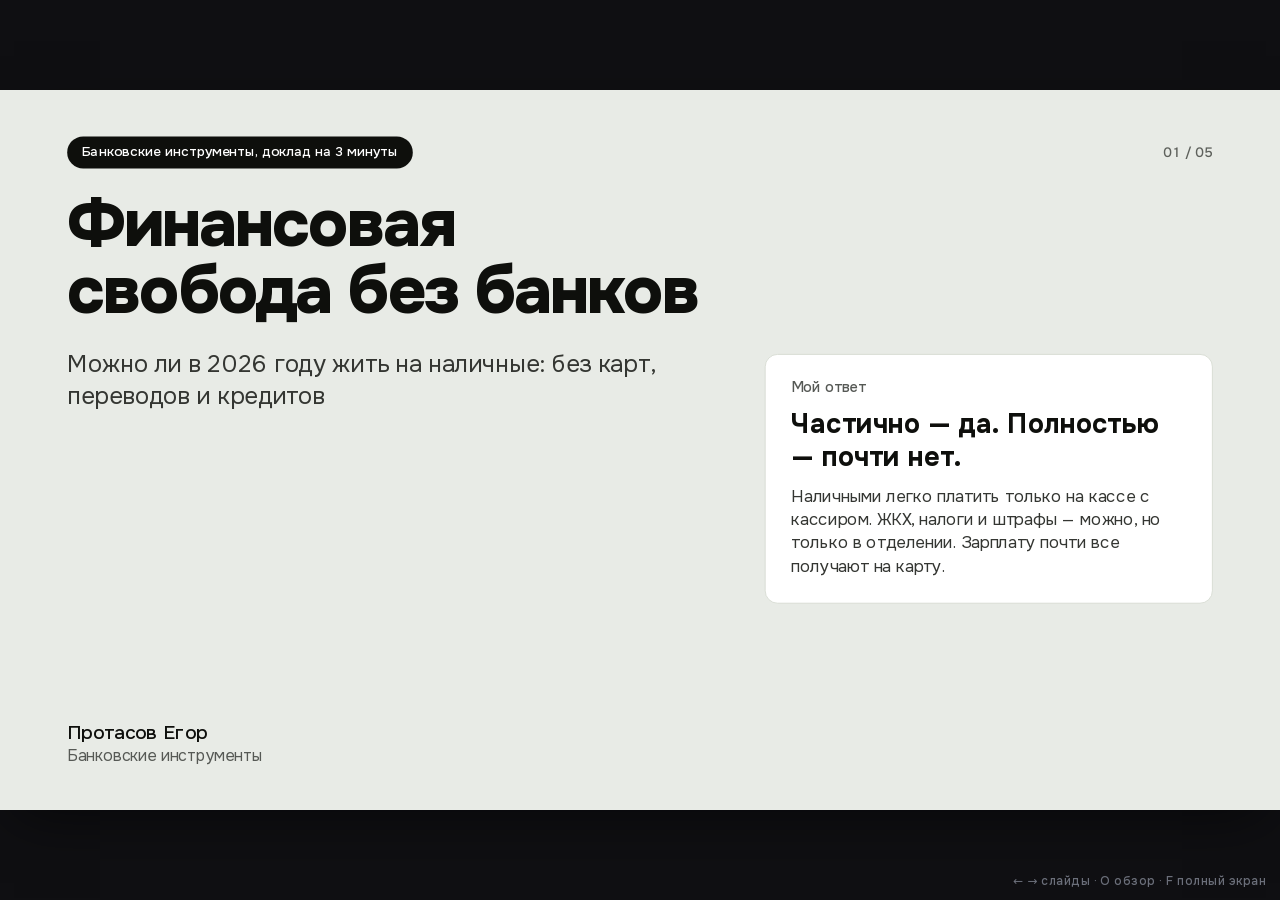
<file: index.html>
<!doctype html>
<html lang="ru">
<head>
<meta charset="utf-8">
<meta name="viewport" content="width=device-width,initial-scale=1">
<meta name="robots" content="noindex, nofollow, noarchive, nosnippet">
<meta name="referrer" content="no-referrer">
<title>ЗАГОЛОВОК ДЕКИ</title>
<style>
@font-face{font-family: 'Onest'; font-style: normal; font-weight: 400 900; font-display: block; src:url([data-uri]) format('woff2'); unicode-range: U+0301, U+0400-045F, U+0490-0491, U+04B0-04B1, U+2116;}
@font-face{font-family: 'Onest'; font-style: normal; font-weight: 400 900; font-display: block; src:url([data-uri]) format('woff2'); unicode-range: U+0000-00FF, U+0131, U+0152-0153, U+02BB-02BC, U+02C6, U+02DA, U+02DC, U+0304, U+0308, U+0329, U+2000-206F, U+20AC, U+2122, U+2191, U+2193, U+2212, U+2215, U+FEFF, U+FFFD;}

:root{
  /* ТОКЕНЫ: палитра и шрифты берутся из DESIGN.md проекта. Меняется только этот блок,
     остальной CSS на токенах и переезжает на новую тему без правок. */
  --canvas:#E8EBE6; --surface:#FFFFFF; --ink:#0E0F0C; --charcoal:#343632; --slate:#565955; --steel:#5E615C;
  --hair:#D3D8CF; --hair2:#BCC3B6;
  --yel:#9FE870; --yel2:#8AD65C; --yel-l:#E2F6D5; --yel-d:#163300;
  --blue:#163300; --teal:#9FE870; --teal-l:#E2F6D5; --moss:#163300;
  --rose-l:#F8D4D5; --rose-d:#A72027; --coral:#E88A8E; --coral-l:#F8D4D5; --coral-d:#A72027;
  --orange-l:#FFE3CC; --orange-d:#7A3E00; --lav:#DDE7F0; --lav-d:#1F3A52; --ok:#2EAD4B; --dark:#163300;
  --fd:'Onest',system-ui,sans-serif; --ft:'Onest',system-ui,-apple-system,sans-serif; --fm:'Onest',system-ui,sans-serif;
}
*{box-sizing:border-box;margin:0;padding:0}
html,body{height:100%;background:#0F0F12;overflow:hidden}
body{font-family:var(--ft);color:var(--ink);-webkit-font-smoothing:antialiased;text-rendering:optimizeLegibility}
a{color:var(--blue)}

/* сцена 16:9 */
/* поля вокруг кадра подстраиваются под слайд: у тёмных и жёлтых рамка исчезает,
   светлый слайд лежит карточкой на глубоком фоне — белых полос по краям нет */
#stage{position:fixed;inset:0;overflow:hidden;background:var(--edge,#0F0F12);transition:background .3s ease}
#deck{position:absolute;left:50%;top:50%;width:1600px;height:900px;
  transform:translate(-50%,-50%) scale(var(--s,1));transform-origin:center center;
  background:var(--canvas);overflow:hidden;box-shadow:0 24px 70px -18px rgba(0,0,0,.55)}
/* режим снимка (?shot=1): без масштабирования сцены, кадр ровно 1600×900 — для QA и PDF */
html.shot,html.shot body{width:1600px;height:900px;background:#fff}
html.shot #stage{position:static;width:1600px;height:900px;background:#fff}
html.shot #deck{position:relative;left:auto;top:auto;transform:none;box-shadow:none}

/* слайд */
.s{position:absolute;inset:0;z-index:3;padding:58px 84px 54px;opacity:0;visibility:hidden;pointer-events:none;
  display:flex;flex-direction:column;background:var(--canvas)}
.s.live{opacity:1;visibility:visible;pointer-events:auto}
.s.dark{background:var(--dark);color:#fff}
.s.yellow{background:var(--yel)}

.top{display:flex;justify-content:space-between;align-items:center;margin-bottom:28px;flex:none}
.pill{font:500 17px/1 var(--ft);background:var(--ink);color:#fff;border-radius:999px;padding:11px 18px 12px;letter-spacing:.005em}
.dark .pill{background:#fff;color:var(--ink)}
.yellow .pill{background:var(--ink)}
.cnt{font:500 17px/1 var(--ft);color:var(--steel);font-variant-numeric:tabular-nums}
.dark .cnt{color:rgba(255,255,255,.55)}

h1{font:800 54px/1.06 var(--fd);letter-spacing:-.025em;margin:0 0 24px;max-width:1330px}
h1.xl{font-size:66px;line-height:1.04}
h1.md{font-size:42px}
.lead{font:400 27px/1.38 var(--ft);color:var(--charcoal);max-width:1180px;margin-bottom:26px}
.dark .lead{color:rgba(255,255,255,.72)}
.body{flex:1;min-height:0;display:flex;flex-direction:column}
.fill{flex:1;min-height:0}
.row{display:flex;gap:24px;align-items:stretch}
.row>*{min-width:0}
.g2,.g3,.g4,.g5{display:grid;gap:22px}
.g2{grid-template-columns:repeat(2,minmax(0,1fr))}
.g3{grid-template-columns:repeat(3,minmax(0,1fr))}
.g4{grid-template-columns:repeat(4,minmax(0,1fr))}
.g5{grid-template-columns:repeat(5,minmax(0,1fr))}
.g2>*,.g3>*,.g4>*,.g5>*{min-width:0}
.foot{margin-top:auto;padding-top:18px;font:400 18px/1.35 var(--ft);color:var(--steel)}
.foot b{color:var(--slate);font-weight:500}
.dark .foot{color:rgba(255,255,255,.5)}
.hl{background:var(--yel);padding:0 .14em;border-radius:5px;-webkit-box-decoration-break:clone;box-decoration-break:clone;color:var(--ink)}
.mono{font-family:var(--fm);font-weight:500}
b,strong{font-weight:600}

/* стикеры и карточки */
.sticky{border-radius:26px;padding:28px 30px;display:flex;flex-direction:column;gap:12px;min-height:0}
.sticky.tight{padding:22px 26px;gap:9px}
.sticky h4{font:500 24px/1.22 var(--fd);letter-spacing:-.01em}
.sticky p{font:400 21px/1.4 var(--ft);color:var(--charcoal)}
.sticky .big{font:600 62px/1 var(--fd);letter-spacing:-.03em;margin:4px 0 2px}
.sticky .lab{font:500 17px/1.3 var(--ft);color:var(--slate)}
.teal{background:var(--teal-l)} .teal .lab{color:var(--moss)}
.lav{background:var(--lav)} .lav .lab{color:var(--lav-d)}
.yel{background:var(--yel-l)} .yel .lab{color:var(--yel-d)}
.rose{background:var(--rose-l)} .rose .lab{color:var(--rose-d)}
.coral{background:var(--coral-l)} .coral .lab{color:var(--coral-d)}
.orange{background:var(--orange-l)} .orange .lab{color:var(--orange-d)}
.grey{background:var(--surface)}
.gold{background:var(--yel)}
.card{background:var(--surface);border:1px solid var(--hair);border-radius:16px;padding:22px 24px;display:flex;flex-direction:column;gap:10px;min-height:0}
.card h4{font:500 22px/1.25 var(--fd)}
.card p{font:400 20px/1.4 var(--ft);color:var(--charcoal)}
.dark .card{background:#2A2A2E;border-color:#3A3A40;color:#fff}
.dark .card p{color:rgba(255,255,255,.72)}

/* большая цифра */
.stat .n{font:600 82px/1 var(--fd);letter-spacing:-.035em;font-variant-numeric:tabular-nums}
.stat .n small{font-size:.5em;letter-spacing:-.02em}
.stat .l{font:400 21px/1.35 var(--ft);color:var(--slate);margin-top:10px;max-width:34ch}
.dark .stat .l{color:rgba(255,255,255,.62)}
.stat.sm .n{font-size:56px}

/* плитки логотипов */
.tiles{display:flex;flex-wrap:wrap;gap:14px;align-items:flex-start}
.tl{display:flex;flex-direction:column;align-items:center;gap:9px;font:500 16px/1.2 var(--ft);color:var(--slate);text-align:center;width:112px}
.tl.w{width:auto}
.tile{height:86px;min-width:86px;background:#fff;border:1px solid var(--hair);border-radius:18px;display:grid;place-items:center;padding:0 12px}
.tile .ic{width:46px;height:46px;fill:currentColor;display:block}
.tile.word{font:600 21px/1 var(--fd);letter-spacing:-.02em;padding:0 22px;white-space:nowrap}
.tile.sm{height:64px;min-width:64px;border-radius:14px}
.tile.sm .ic{width:34px;height:34px}
.tile.sm.word{font-size:17px;padding:0 16px}
.tile.big{height:120px;min-width:120px;border-radius:26px}
.tile.big .ic{width:66px;height:66px}
.tile.big.word{font-size:28px;padding:0 30px}
.dark .tile{border-color:transparent}

/* иконки-штрихи */
.ui{width:42px;height:42px;fill:none;stroke:currentColor;stroke-width:1.9;stroke-linecap:round;stroke-linejoin:round;flex:none}
.ui.lg{width:56px;height:56px;stroke-width:1.7}
.ui.sm{width:30px;height:30px;stroke-width:2.1}
.ui.xs{width:24px;height:24px;stroke-width:2.2}

/* список «работает / не работает» */
.plist{display:flex;flex-direction:column;gap:12px;margin-top:2px;list-style:none;min-width:0}
.plist li{display:grid;grid-template-columns:24px minmax(0,1fr);gap:14px;align-items:start;min-width:0}
.plist li>div{min-width:0}
.plist b{display:block;font:500 20px/1.26 var(--fd);letter-spacing:-.005em;margin-bottom:3px}
.plist i{display:block;font:400 18px/1.32 var(--ft);font-style:normal;color:var(--charcoal)}

/* окно браузера */
.browser{background:#fff;border:1px solid var(--hair);border-radius:16px;overflow:hidden;box-shadow:rgba(5,0,56,.08) 0 12px 32px -4px;display:flex;flex-direction:column;min-height:0;align-self:center;width:100%}
.browser .bar{height:40px;flex:none;background:var(--surface);border-bottom:1px solid var(--hair);display:flex;align-items:center;gap:8px;padding:0 14px}
.browser .bar i{width:11px;height:11px;border-radius:50%;background:var(--hair2);flex:none}
.browser .url{margin-left:10px;flex:1;height:25px;background:#fff;border:1px solid var(--hair);border-radius:8px;font:500 14px/23px var(--fm);color:var(--slate);padding:0 10px;overflow:hidden;white-space:nowrap;text-overflow:ellipsis}
.browser .shot{flex:none;aspect-ratio:1200/750;overflow:hidden;background:#fff}
.browser .shot img{display:block;width:100%;height:100%;object-fit:contain;object-position:center}

/* пайплайн шагов */
.pipe{display:flex;gap:16px;align-items:stretch;min-height:0}
.pipe .step{flex:1;min-width:0;background:var(--surface);border-radius:22px;padding:24px 26px;display:flex;flex-direction:column;gap:10px}
.pipe .arr{flex:none;width:30px;display:grid;place-items:center;color:var(--hair2)}
.pipe .arr svg{width:22px;height:22px;fill:none;stroke:currentColor;stroke-width:2.4;stroke-linecap:round;stroke-linejoin:round}
.step h4{font:500 23px/1.22 var(--fd)}
.step p{font:400 20px/1.4 var(--ft);color:var(--charcoal)}
.step .hd{display:flex;align-items:center;gap:14px;margin-bottom:4px}
.num{width:44px;height:44px;border-radius:50%;background:var(--ink);color:#fff;font:600 19px/44px var(--fd);text-align:center;flex:none;font-variant-numeric:tabular-nums}
.num.y{background:var(--yel);color:var(--ink)}
.num.w{background:#fff;color:var(--ink)}
.dark .num{background:var(--yel);color:var(--ink)}

/* нумерованная легенда рядом со схемой или макетом */
.legend{display:flex;flex-direction:column;gap:14px}
.legend .li{display:flex;gap:14px;align-items:flex-start}
.legend .li .m{width:32px;height:32px;border-radius:50%;background:var(--ink);color:#fff;font:600 15px/32px var(--fd);text-align:center;flex:none}
.legend .li h5{font:500 21px/1.25 var(--fd);margin-bottom:4px}
.legend .li p{font:400 19px/1.38 var(--ft);color:var(--charcoal)}

/* таблица */
.tbl{display:grid;grid-template-columns:230px minmax(0,1fr) minmax(0,1fr);border-top:2px solid var(--ink)}
.tbl>div{padding:16px 18px;border-bottom:1px solid var(--hair);font:400 21px/1.35 var(--ft);color:var(--charcoal);min-width:0}
.tbl .h{font:500 19px/1.2 var(--ft);color:var(--slate);padding-top:12px;padding-bottom:12px}
.tbl.dense>div{padding-top:11px;padding-bottom:11px}
.tbl .k{font:500 21px/1.3 var(--fd);color:var(--ink);letter-spacing:-.01em}
.tbl .geo{background:var(--rose-l)}

/* чек-лист */
.chk{display:grid;grid-template-columns:repeat(2,minmax(0,1fr));gap:16px 22px}
.ck{display:flex;gap:18px;align-items:flex-start;padding:20px 24px;background:var(--surface);border-radius:18px;min-height:0}
.ck h5{font:500 22px/1.25 var(--fd);margin-bottom:6px}
.ck p{font:400 19px/1.38 var(--ft);color:var(--charcoal)}
.ck .mono{font-size:18px;color:var(--ink);background:#fff;border:1px solid var(--hair);border-radius:6px;padding:1px 7px}

/* словарь */
.kv{display:grid;grid-template-columns:repeat(3,minmax(0,1fr));gap:18px}
.kv .it{background:var(--surface);border-radius:20px;padding:24px 26px;display:flex;flex-direction:column;gap:8px}
.kv .k{font:500 25px/1.2 var(--fd);letter-spacing:-.01em}
.kv .k small{font:500 17px/1.2 var(--fm);color:var(--slate);display:block;margin-top:5px}
.kv .v{font:400 20px/1.4 var(--ft);color:var(--charcoal)}

/* график */
.chart{display:flex;flex-direction:column;gap:12px;min-height:0}
.chart svg{display:block;max-width:100%;height:auto}
.chart .cap{font:400 18px/1.35 var(--ft);color:var(--slate)}
.leg{display:flex;gap:22px;flex-wrap:wrap;font:500 18px/1.2 var(--ft);color:var(--slate)}
.leg i{width:14px;height:14px;border-radius:4px;display:inline-block;margin-right:8px;vertical-align:-2px}
.ax{font:500 15px var(--ft);fill:var(--steel)}
.val{font:600 17px var(--fd);fill:var(--ink)}
.val.w{fill:#fff}

/* запрос-карточка */
.qcard{background:#fff;border:1px solid var(--hair);border-radius:16px;padding:18px 20px;display:flex;flex-direction:column;gap:8px}
.qcard .q{font:500 21px/1.3 var(--fm);color:var(--ink);word-break:break-word}
.qcard .meta{font:400 17px/1.3 var(--ft);color:var(--slate)}

/* разделители */
.divn{font:600 150px/1 var(--fd);letter-spacing:-.045em;color:var(--yel);font-variant-numeric:tabular-nums}
.divt{font:600 62px/1.06 var(--fd);letter-spacing:-.025em;max-width:1000px}
.divs{font:400 26px/1.42 var(--ft);color:rgba(255,255,255,.66);max-width:900px;margin-top:22px}
.divlist{display:flex;flex-direction:column;gap:14px;font:400 23px/1.35 var(--ft);color:rgba(255,255,255,.72)}
.divlist span{padding-left:22px;position:relative}
.divlist span::before{content:"";position:absolute;left:0;top:.55em;width:9px;height:9px;border-radius:50%;background:var(--yel)}

/* обложка */
.cover h1{font-size:96px;line-height:.98;letter-spacing:-.035em;margin:0}
.cover .sub{font:400 30px/1.35 var(--ft);color:var(--charcoal);max-width:760px;margin-top:28px}
.cover .who{margin-top:auto;display:flex;gap:40px;align-items:flex-end}
.cover .who b{font:500 24px/1.3 var(--ft)}
.cover .who span{font:400 20px/1.35 var(--ft);color:var(--slate)}
.stack{position:relative}
.stack .tile{position:absolute;box-shadow:rgba(5,0,56,.10) 0 10px 26px -6px}

/* источники */
.src{display:grid;grid-template-columns:1fr 1fr;gap:0 26px;align-content:start}
.srow{display:grid;grid-template-columns:minmax(0,1fr) auto;gap:3px 16px;padding:9px 0;border-bottom:1px solid var(--hair);align-items:baseline}
.srow .num{width:auto;height:auto;border-radius:0;background:none;color:var(--ink);font:500 18px/1.28 var(--ft);text-align:left}
.srow .lnk{font:500 14px/1.3 var(--fm);color:var(--blue);white-space:nowrap}
.srow .whr{grid-column:1/-1;font:400 15px/1.28 var(--ft);color:var(--steel)}

/* анимация появления — только там, где порядок имеет смысл */
.s.live .r{animation:up .5s cubic-bezier(.22,.75,.2,1) both;animation-delay:calc(var(--i,0)*90ms)}
@keyframes up{from{opacity:0;transform:translateY(12px)}to{opacity:1;transform:none}}

/* переход */
#wipe{position:absolute;inset:0;z-index:20;pointer-events:none;opacity:0;background:var(--yel)}
#wipe.go{animation:sweep .38s cubic-bezier(.62,0,.36,1)}
@keyframes sweep{0%{opacity:1;transform:scaleX(0);transform-origin:left center}48%{opacity:1;transform:scaleX(1);transform-origin:left center}
  52%{opacity:1;transform:scaleX(1);transform-origin:right center}100%{opacity:1;transform:scaleX(0);transform-origin:right center}}
.s.in{animation:slidein .32s cubic-bezier(.22,.75,.2,1)}
@keyframes slidein{0%{opacity:0;transform:translateY(var(--dy,10px))}100%{opacity:1;transform:none}}

/* обзор: миниатюры настоящих слайдов с подписью */
#ov{position:fixed;inset:0;z-index:40;background:#0F0F12;display:none;
  grid-template-columns:repeat(auto-fill,minmax(280px,1fr));gap:22px 20px;padding:34px 34px 44px;overflow:auto;align-content:start}
#ov.on{display:grid}
.ovc{background:none;border:0;padding:0;margin:0;cursor:pointer;display:flex;flex-direction:column;gap:9px;text-align:left;font-family:var(--ft)}
.ovc:focus-visible{outline:none}
.ovf{position:relative;width:100%;aspect-ratio:16/9;border-radius:10px;overflow:hidden;background:var(--canvas);
  outline:2px solid transparent;outline-offset:2px;transition:outline-color .15s}
.ovc:hover .ovf,.ovc:focus-visible .ovf,.ovc.cur .ovf{outline-color:var(--yel)}
.ovf .mini{position:absolute;left:0;top:0;width:1600px;height:900px;transform-origin:0 0;
  opacity:1!important;visibility:visible!important;pointer-events:none;animation:none!important}
.ovf .mini *{animation:none!important}
.ovcap{display:flex;gap:9px;align-items:baseline;min-width:0}
.ovcap .n{font:500 12px/1.3 var(--fm);color:#6B6F7A;font-variant-numeric:tabular-nums;flex:none}
.ovcap .t{font:400 14px/1.3 var(--ft);color:rgba(255,255,255,.86);overflow:hidden;text-overflow:ellipsis;white-space:nowrap}
.ovc.cur .ovcap .t{color:var(--yel)}
#help{position:fixed;right:14px;bottom:11px;z-index:30;font:500 12px var(--ft);color:#6B6F7A;letter-spacing:.04em;transition:opacity .5s;pointer-events:none}
#help.hide{opacity:0}
:focus-visible{outline:2px solid var(--blue);outline-offset:3px}
@media (prefers-reduced-motion:reduce){#wipe.go,.s.in{animation:none}.s.live .r{animation:none;opacity:1;transform:none}#stage{transition:none}}

/* печать */
@media print{
  @page{size:1600px 900px;margin:0}
  #stage{background:#fff!important}
  #deck{box-shadow:none!important}
  html,body{overflow:visible;height:auto;background:#fff}
  #stage{position:static;display:block}
  #deck{position:static;left:auto;top:auto;transform:none;width:1600px;height:auto;overflow:visible}
  #help,#ov,#wipe{display:none!important}
  .s{position:relative;inset:auto;width:1600px;height:900px;opacity:1!important;visibility:visible!important;page-break-after:always;break-after:page}
  .s:last-of-type{page-break-after:auto;break-after:auto}
  .s .r{opacity:1!important;transform:none!important;animation:none!important}
}

/* ═══ тема «без банков»: вердикты и сцена касс ═══ */
.vd{display:inline-flex;align-items:center;gap:8px;border-radius:999px;padding:8px 16px 9px;font:600 19px/1.1 var(--ft);white-space:nowrap}
.vd.vcash{background:var(--orange-l);color:var(--orange-d)}
.vd.vbank{background:#fff;color:var(--ink);box-shadow:inset 0 0 0 1.5px var(--hair2)}
.vd.vcard{background:var(--yel);color:var(--yel-d)}
.vd.vno{background:var(--coral-l);color:var(--coral-d)}
.vd i{width:10px;height:10px;border-radius:50%;background:currentColor;flex:none}
.day{display:grid;grid-template-columns:minmax(0,.9fr) minmax(0,1.5fr) 270px;border-top:2px solid var(--ink)}
.day>div{padding:11px 16px;border-bottom:1px solid var(--hair2);font:400 20px/1.32 var(--ft);color:var(--charcoal);min-width:0;display:flex;align-items:center}
.day .h{font:500 18px/1.2 var(--ft);color:var(--slate);padding-top:10px;padding-bottom:10px}
.day .k{font:700 22px/1.2 var(--fd);color:var(--ink);gap:12px}
.day .k .ui{width:28px;height:28px;flex:none}
.lanes{display:flex;gap:16px;align-items:flex-end}
.lane{flex:1;min-width:0;display:flex;flex-direction:column;align-items:center;gap:12px}
.queue{display:flex;flex-direction:column;align-items:center;gap:8px}
.person{width:48px;height:48px;border-radius:50%;background:var(--orange-d);display:grid;place-items:center}
.person .ui{width:28px;height:28px;stroke:#fff}
.person.free{background:transparent;box-shadow:inset 0 0 0 2px var(--hair2)}
.till{width:100%;height:150px;border-radius:20px;display:flex;flex-direction:column;align-items:center;justify-content:center;gap:8px;padding:0 8px;text-align:center;font:600 18px/1.2 var(--ft)}
.till .ui{width:34px;height:34px}
.till.cash{background:var(--orange-l);color:var(--orange-d)}
.till.self{background:var(--yel);color:var(--yel-d)}
.facts{display:flex;flex-direction:column;gap:20px;min-width:0}
.facts .fi{display:grid;grid-template-columns:30px minmax(0,1fr);gap:16px;align-items:start;min-width:0}
.facts .fi>div{min-width:0}
.facts b{display:block;font:700 24px/1.2 var(--fd);color:var(--ink);margin-bottom:4px}
.facts i{display:block;font:400 20px/1.36 var(--ft);font-style:normal;color:var(--charcoal)}
.lane .cap{font:500 17px/1.25 var(--ft);color:var(--slate);text-align:center}
</style>
</head>
<body>
<div id="stage"><div id="deck"><svg xmlns="http://www.w3.org/2000/svg" style="display:none"></svg>
<div id="wipe"></div><section class="s cover" data-t="Обложка"><div class="top"><span class="pill">Банковские инструменты, доклад на 3 минуты</span><span class="cnt"></span></div><div class="body cover"><div class="row fill" style="gap:48px"><div style="flex:1;display:flex;flex-direction:column;min-width:0"><h1 style="font-size:84px;line-height:1">Финансовая свобода без банков</h1><p class="sub">Можно ли в 2026 году жить на наличные: без карт, переводов и кредитов</p><div class="who"><div><b>Протасов Егор</b><br><span>Банковские инструменты</span></div></div></div><div style="width:560px;flex:none;display:flex;flex-direction:column;gap:18px;justify-content:center"><div class="card" style="padding:30px 32px;gap:14px"><span class="lab" style="font:500 18px/1.3 var(--ft);color:var(--slate)">Мой ответ</span><p style="font:700 34px/1.2 var(--fd);color:var(--ink)">Частично — да. Полностью — почти нет.</p><p style="font:400 21px/1.4 var(--ft)">Наличными легко платить только на кассе с кассиром. ЖКХ, налоги и штрафы — можно, но только в отделении. Зарплату почти все получают на карту.</p></div></div></div></div></section><section class="s " data-t="Один день без карты"><div class="top"><span class="pill">Один день без карты</span><span class="cnt"></span></div><h1>Из восьми привычных платежей наличными легко закрыть только один</h1><div class="body"><div class="day" style="margin:auto 0"><div class="h">Платёж</div><div class="h">Как заплатить наличными</div><div class="h">Наличными?</div><div class="k"><svg class="ui " viewBox="0 0 24 24" aria-hidden="true"><path d="M3.5 7.5h15a2 2 0 0 1 2 2v9a2 2 0 0 1-2 2h-15z"/><path d="M3.5 7.5 15 3.5v4"/><circle cx="16.5" cy="14" r="1.2"/></svg>Зарплата</div><div>В кассе работодателя, если он согласен. 86% получают на карту</div><div><span class="vd vbank"><i></i>можно, но редко</span></div><div class="k"><svg class="ui " viewBox="0 0 24 24" aria-hidden="true"><path d="M3 11.5 12 4l9 7.5"/><path d="M5.5 10v10h13V10"/></svg>ЖКХ</div><div>Только на почте или в кассе банка, обычно с комиссией</div><div><span class="vd vbank"><i></i>можно, но сложно</span></div><div class="k"><svg class="ui " viewBox="0 0 24 24" aria-hidden="true"><path d="M6 2.5h9l3 3v16H6z"/><path d="M9 10h6M9 14h6M9 18h3"/></svg>Налоги</div><div>Только по квитанции в банке, на почте или в МФЦ</div><div><span class="vd vbank"><i></i>можно, но сложно</span></div><div class="k"><svg class="ui " viewBox="0 0 24 24" aria-hidden="true"><path d="M4 16.5V12l2-5h12l2 5v4.5"/><path d="M3 16.5h18"/><circle cx="7.5" cy="16.5" r="1.8"/><circle cx="16.5" cy="16.5" r="1.8"/><path d="M4.5 12h15"/></svg>Штрафы ГИБДД</div><div>Только в кассе банка или на почте, возможна комиссия</div><div><span class="vd vbank"><i></i>можно, но сложно</span></div><div class="k"><svg class="ui " viewBox="0 0 24 24" aria-hidden="true"><rect x="3.5" y="3.5" width="17" height="17" rx="3"/><path d="M9.5 17V7.5h3.5a3 3 0 0 1 0 6H9.5"/></svg>Парковка в Москве</div><div>Напрямую никак: только приложение, SMS или сайт</div><div><span class="vd vno"><i></i>нет</span></div><div class="k"><svg class="ui " viewBox="0 0 24 24" aria-hidden="true"><path d="M5 8h14l-1 12.5H6z"/><path d="M9 8V6.5a3 3 0 0 1 6 0V8"/></svg>Маркетплейс</div><div>WB — никак, Ozon — через свои банкоматы до 15 тыс. ₽</div><div><span class="vd vno"><i></i>почти нет</span></div><div class="k"><svg class="ui " viewBox="0 0 24 24" aria-hidden="true"><rect x="2.5" y="5.5" width="19" height="13" rx="2.2"/><path d="M2.5 10h19"/><path d="M6 15h4"/></svg>Касса самообслуживания</div><div>Только на редких моделях с приёмом купюр</div><div><span class="vd vno"><i></i>почти нет</span></div><div class="k"><svg class="ui " viewBox="0 0 24 24" aria-hidden="true"><path d="M3.5 9.5 5 4.5h14l1.5 5"/><path d="M3.5 9.5h17v2a2.8 2.8 0 0 1-5.6 0 2.8 2.8 0 0 1-5.8 0 2.8 2.8 0 0 1-5.6 0z"/><path d="M5 12.5v8h14v-8"/></svg>Касса с кассиром</div><div>Обязана принять: ст. 140 ГК, штраф за отказ до 50 тыс. ₽</div><div><span class="vd vcash"><i></i>да</span></div></div><p class="foot">ТК РФ ст. 136, НК РФ ст. 45, ГК РФ ст. 140, КоАП ст. 14.8; Почта России; parking.mos.ru, сентябрь 2026; iXBT — Ozon, 28.09.2026; Юга.ру — WB, 14.05.2026; РОКАС — кассы самообслуживания, 2026; доход на карту — опрос Банка России за 2025 год.</p></div></section><section class="s " data-t="Безнал растёт"><div class="top"><span class="pill">Куда движется</span><span class="cnt"></span></div><h1>Безнал за шесть лет вырос с 65 до 88% розничных покупок, банкоматов стало на треть меньше</h1><div class="body"><div class="row fill" style="gap:34px;align-items:center"><div class="chart" style="flex:1.3"><svg viewBox="0 0 860 470" width="860" height="470" aria-hidden="true"><line x1="64" x2="830" y1="420.0" y2="420.0" stroke="#C9D0C3" stroke-width="1"/><text class="ax" x="54" y="425.0" text-anchor="end">50%</text><line x1="64" x2="830" y1="342.0" y2="342.0" stroke="#C9D0C3" stroke-width="1"/><text class="ax" x="54" y="347.0" text-anchor="end">60%</text><line x1="64" x2="830" y1="264.0" y2="264.0" stroke="#C9D0C3" stroke-width="1"/><text class="ax" x="54" y="269.0" text-anchor="end">70%</text><line x1="64" x2="830" y1="186.0" y2="186.0" stroke="#C9D0C3" stroke-width="1"/><text class="ax" x="54" y="191.0" text-anchor="end">80%</text><line x1="64" x2="830" y1="108.0" y2="108.0" stroke="#C9D0C3" stroke-width="1"/><text class="ax" x="54" y="113.0" text-anchor="end">90%</text><line x1="64" x2="830" y1="30.0" y2="30.0" stroke="#C9D0C3" stroke-width="1"/><text class="ax" x="54" y="35.0" text-anchor="end">100%</text><path d="M64.0,420 L64.0,305.3 L173.4,261.7 L282.9,240.6 L392.3,200.8 L501.7,159.5 L611.1,140.8 L720.6,123.6 L830.0,120.5 L830.0,420 Z" fill="#E2F6D5"/><path d="M64.0,305.3 L173.4,261.7 L282.9,240.6 L392.3,200.8 L501.7,159.5 L611.1,140.8 L720.6,123.6 L830.0,120.5" fill="none" stroke="#163300" stroke-width="4" stroke-linejoin="round"/><circle cx="64.0" cy="305.3" r="6" fill="#fff" stroke="#163300" stroke-width="3"/><text class="val" x="64.0" y="287.3" text-anchor="middle" style="font-size:18px">64,7%</text><text class="ax" x="64.0" y="454" text-anchor="middle" style="font-size:17px">2019</text><circle cx="173.4" cy="261.7" r="6" fill="#fff" stroke="#163300" stroke-width="3"/><text class="val" x="173.4" y="243.7" text-anchor="middle" style="font-size:18px">70,3%</text><text class="ax" x="173.4" y="454" text-anchor="middle" style="font-size:17px">2020</text><circle cx="282.9" cy="240.6" r="6" fill="#fff" stroke="#163300" stroke-width="3"/><text class="val" x="282.9" y="222.6" text-anchor="middle" style="font-size:18px">≈73%</text><text class="ax" x="282.9" y="454" text-anchor="middle" style="font-size:17px">2021</text><circle cx="392.3" cy="200.8" r="6" fill="#fff" stroke="#163300" stroke-width="3"/><text class="val" x="392.3" y="182.8" text-anchor="middle" style="font-size:18px">78,1%</text><text class="ax" x="392.3" y="454" text-anchor="middle" style="font-size:17px">2022</text><circle cx="501.7" cy="159.5" r="6" fill="#fff" stroke="#163300" stroke-width="3"/><text class="val" x="501.7" y="141.5" text-anchor="middle" style="font-size:18px">83,4%</text><text class="ax" x="501.7" y="454" text-anchor="middle" style="font-size:17px">2023</text><circle cx="611.1" cy="140.8" r="6" fill="#fff" stroke="#163300" stroke-width="3"/><text class="val" x="611.1" y="122.8" text-anchor="middle" style="font-size:18px">85,8%</text><text class="ax" x="611.1" y="454" text-anchor="middle" style="font-size:17px">2024</text><circle cx="720.6" cy="123.6" r="6" fill="#fff" stroke="#163300" stroke-width="3"/><text class="val" x="720.6" y="105.6" text-anchor="middle" style="font-size:18px">88,0%</text><text class="ax" x="720.6" y="454" text-anchor="middle" style="font-size:17px">2025</text><circle cx="830.0" cy="120.5" r="9" fill="#9FE870" stroke="#163300" stroke-width="3"/><text class="val" x="836.0" y="102.5" text-anchor="end" style="font-size:24px">88,4%</text><text class="ax" x="842.0" y="454" text-anchor="end" style="font-size:17px">I пол. 2026</text></svg><div class="leg"><span>доля безналичных платежей в розничном обороте, Банк России; 2026 — первое полугодие, в I квартале было 88,9%</span></div></div><div style="flex:1;display:flex;flex-direction:column;gap:16px"><div class="facts"><div class="fi"><svg class="ui sm" viewBox="0 0 24 24" aria-hidden="true"><rect x="2.5" y="5.5" width="19" height="13" rx="2.2"/><path d="M2.5 10h19"/><path d="M6 15h4"/></svg><div><b>94% взрослых с картой</b><i>86% получают доход сразу на карту.</i></div></div><div class="fi"><svg class="ui sm" viewBox="0 0 24 24" aria-hidden="true"><rect x="2.5" y="6" width="19" height="12" rx="1.8"/><circle cx="12" cy="12" r="2.6"/><path d="M6 9.5v5M18 9.5v5"/></svg><div><b>Банкоматов −31%</b><i>202,6 тыс. в 2020 году, 139,1 тыс. на 1 июля 2026. Во II квартале впервые за годы подросли: их переоснащают под безнал.</i></div></div><div class="fi"><svg class="ui sm" viewBox="0 0 24 24" aria-hidden="true"><path d="M3 11.5 12 4l9 7.5"/><path d="M5.5 10v10h13V10"/></svg><div><b>Офисов банков всё меньше</b><i>22 355 в начале 2026 года, 20 869 на 1 сентября.</i></div></div><div class="fi"><svg class="ui sm" viewBox="0 0 24 24" aria-hidden="true"><path d="M13 2.5 5 13.5h6l-1 8 8-11h-6z"/></svg><div><b>СБП: 18,3 млрд переводов</b><i>За 2025 год на 103 трлн ₽, в 1,4 раза больше, чем годом раньше.</i></div></div></div></div></div><p class="foot">Банк России: стратегия НПС 2021–2023, итоги 2022–2023 годов, обзор НПС за II кв. 2026 (4.09.2026); 2021 — оценка ЦБ, «Ведомости»; 2024–2025 — Интерфакс. Банкоматы и офисы — статистика ЦБ на 1.07 и 1.09.2026; СБП — ЦБ за 2025 год; карты — опрос ЦБ за 2025 год.</p></div></section><section class="s " data-t="Что дальше"><div class="top"><span class="pill">Что дальше</span><span class="cnt"></span></div><h1>Государство ведёт платежи в цифру, а наличных на руках вдвое больше, чем в 2020 году</h1><div class="body"><div class="g2" style="margin:auto 0;align-items:stretch"><div class="sticky teal tight"><span class="lab">Толкает в безнал</span><div class="facts"><div class="fi"><svg class="ui sm" viewBox="0 0 24 24" aria-hidden="true"><path d="M3.5 7.5h15a2 2 0 0 1 2 2v9a2 2 0 0 1-2 2h-15z"/><path d="M3.5 7.5 15 3.5v4"/><circle cx="16.5" cy="14" r="1.2"/></svg><div><b>Цифровой рубль с 1 сентября 2026</b><i>Крупнейшие банки и магазины с выручкой от 120 млн ₽. К 23 сентября — 200 тыс. счетов. С 2027 и 2028 года — остальные.</i></div></div><div class="fi"><svg class="ui sm" viewBox="0 0 24 24" aria-hidden="true"><rect x="3.5" y="3.5" width="7" height="7" rx="1"/><rect x="13.5" y="3.5" width="7" height="7" rx="1"/><rect x="3.5" y="13.5" width="7" height="7" rx="1"/><path d="M13.5 13.5h3v3M20.5 13.5v7h-4M13.5 17.5v3"/></svg><div><b>QR и биометрия</b><i>1,1 млрд оплат за второй квартал 2026 года на 1,7 трлн ₽.</i></div></div><div class="fi"><svg class="ui sm" viewBox="0 0 24 24" aria-hidden="true"><rect x="2.5" y="5.5" width="19" height="13" rx="2.2"/><path d="M2.5 10h19"/><path d="M6 15h4"/></svg><div><b>Кассы самообслуживания</b><i>У X5 их уже больше 69 тыс. — почти половина всех касс сети (май 2026).</i></div></div></div></div><div class="sticky tight" style="background:var(--orange-l)"><span class="lab" style="color:var(--orange-d)">Держит наличные</span><div class="facts"><div class="fi"><svg class="ui sm" viewBox="0 0 24 24" aria-hidden="true"><rect x="2.5" y="6" width="19" height="12" rx="1.8"/><circle cx="12" cy="12" r="2.6"/><path d="M6 9.5v5M18 9.5v5"/></svg><div><b>20,7 трлн ₽ наличными</b><i>В 2,1 раза больше, чем в начале 2020 года, и +20,9% за год.</i></div></div><div class="fi"><svg class="ui sm" viewBox="0 0 24 24" aria-hidden="true"><circle cx="12" cy="8" r="4"/><path d="M4 21a8 8 0 0 1 16 0"/></svg><div><b>48% не могут без наличных</b><i>27% их предпочитают, но только наличными платят 6%.</i></div></div><div class="fi"><svg class="ui sm" viewBox="0 0 24 24" aria-hidden="true"><path d="M5 21V4"/><path d="M5 4h12l-2 4 2 4H5"/></svg><div><b>Первый рост наличных платежей</b><i>Во II квартале 2026 года ЦБ впервые отметил прирост платежей наличными. Доля безнала за полугодие — 88,4%.</i></div></div></div></div></div><p class="foot">Закон 248-ФЗ и Банк России; Интерфакс, 23.09.2026 — счета цифрового рубля; обзор НПС ЦБ за II кв. 2026 (4.09.2026); X5 — Retail.ru, 18.05.2026; денежные агрегаты ЦБ на 1.09.2026; опрос ЦБ о платёжном поведении за 2025 год.</p></div></section><section class="s " data-t="Мой вывод"><div class="top"><span class="pill">Мой вывод</span><span class="cnt"></span></div><h1>Наличные мне нравятся, но в очередь к одной кассе, когда шесть свободны, я не встану</h1><div class="body"><div class="row fill" style="gap:40px;align-items:flex-end"><div style="flex:1.45;min-width:0"><div class="lanes"><div class="lane"><div class="queue"><div class="person"><svg class="ui " viewBox="0 0 24 24" aria-hidden="true"><circle cx="12" cy="8" r="4"/><path d="M4 21a8 8 0 0 1 16 0"/></svg></div><div class="person"><svg class="ui " viewBox="0 0 24 24" aria-hidden="true"><circle cx="12" cy="8" r="4"/><path d="M4 21a8 8 0 0 1 16 0"/></svg></div><div class="person"><svg class="ui " viewBox="0 0 24 24" aria-hidden="true"><circle cx="12" cy="8" r="4"/><path d="M4 21a8 8 0 0 1 16 0"/></svg></div><div class="person"><svg class="ui " viewBox="0 0 24 24" aria-hidden="true"><circle cx="12" cy="8" r="4"/><path d="M4 21a8 8 0 0 1 16 0"/></svg></div><div class="person"><svg class="ui " viewBox="0 0 24 24" aria-hidden="true"><circle cx="12" cy="8" r="4"/><path d="M4 21a8 8 0 0 1 16 0"/></svg></div></div><div class="till cash"><svg class="ui " viewBox="0 0 24 24" aria-hidden="true"><rect x="2.5" y="6" width="19" height="12" rx="1.8"/><circle cx="12" cy="12" r="2.6"/><path d="M6 9.5v5M18 9.5v5"/></svg><span>Кассир</span></div><span class="cap">очередь</span></div><div class="lane"><div class="queue"></div><div class="till self"><svg class="ui " viewBox="0 0 24 24" aria-hidden="true"><rect x="2.5" y="5.5" width="19" height="13" rx="2.2"/><path d="M2.5 10h19"/><path d="M6 15h4"/></svg><span>Карта или QR</span></div><span class="cap">свободна</span></div><div class="lane"><div class="queue"></div><div class="till self"><svg class="ui " viewBox="0 0 24 24" aria-hidden="true"><rect x="2.5" y="5.5" width="19" height="13" rx="2.2"/><path d="M2.5 10h19"/><path d="M6 15h4"/></svg><span>Карта или QR</span></div><span class="cap">свободна</span></div><div class="lane"><div class="queue"></div><div class="till self"><svg class="ui " viewBox="0 0 24 24" aria-hidden="true"><rect x="2.5" y="5.5" width="19" height="13" rx="2.2"/><path d="M2.5 10h19"/><path d="M6 15h4"/></svg><span>Карта или QR</span></div><span class="cap">свободна</span></div><div class="lane"><div class="queue"></div><div class="till self"><svg class="ui " viewBox="0 0 24 24" aria-hidden="true"><rect x="2.5" y="5.5" width="19" height="13" rx="2.2"/><path d="M2.5 10h19"/><path d="M6 15h4"/></svg><span>Карта или QR</span></div><span class="cap">свободна</span></div><div class="lane"><div class="queue"></div><div class="till self"><svg class="ui " viewBox="0 0 24 24" aria-hidden="true"><rect x="2.5" y="5.5" width="19" height="13" rx="2.2"/><path d="M2.5 10h19"/><path d="M6 15h4"/></svg><span>Карта или QR</span></div><span class="cap">свободна</span></div><div class="lane"><div class="queue"></div><div class="till self"><svg class="ui " viewBox="0 0 24 24" aria-hidden="true"><rect x="2.5" y="5.5" width="19" height="13" rx="2.2"/><path d="M2.5 10h19"/><path d="M6 15h4"/></svg><span>Карта или QR</span></div><span class="cap">свободна</span></div></div></div><div style="flex:1;display:flex;flex-direction:column;gap:16px"><div class="sticky tight" style="background:var(--orange-l)"><span class="lab" style="color:var(--orange-d)">Наличными</span><h4>Еда и мелкие траты</h4><p>Купюры в кошельке — видно, сколько ушло за неделю. Это и есть чувство контроля.</p></div><div class="sticky teal tight"><span class="lab">Через банк</span><h4>Всё обязательное</h4><p>Зарплата, ЖКХ, налоги, штрафы, парковка, заказы. Здесь без карты либо нельзя, либо очередь и комиссия.</p></div></div></div><p class="foot">Кассы самообслуживания впервые обогнали кассиров: их предпочитают 55% опрошенных, кассира — 40% (SuperJob, 1 600 человек, сентябрь 2026).</p></div></section></div></div>
<div id="ov" role="dialog" aria-label="Все слайды" aria-modal="true"></div>
<div id="help">← → слайды · O обзор · F полный экран</div>
<script>
(function(){
  'use strict';
  var deck=document.getElementById('deck'), stage=document.getElementById('stage'), slides=[].slice.call(deck.querySelectorAll('.s')), wipe=document.getElementById('wipe'),
      ov=document.getElementById('ov'), help=document.getElementById('help'), cur=0, total=slides.length,
      reduce=window.matchMedia('(prefers-reduced-motion:reduce)').matches;
  var shot=location.search.indexOf('shot')>=0; if(shot) document.documentElement.classList.add('shot');
  function fit(){ if(shot) return; deck.style.setProperty('--s', Math.min(window.innerWidth/1600, window.innerHeight/900)); }
  window.addEventListener('resize',function(){ fit(); if(ov.classList.contains('on')) scaleOv(); },{passive:true}); fit();
  function show(n,dir){
    n=Math.max(0,Math.min(total-1,n));
    if(n===cur && slides[cur].classList.contains('live')) return;
    slides[cur].classList.remove('live','in'); cur=n;
    var el=slides[cur]; el.classList.add('live');
    if(!reduce){ el.style.setProperty('--dy',(dir<0?-10:10)+'px'); void el.offsetWidth; el.classList.add('in');
      wipe.classList.remove('go'); void wipe.offsetWidth; wipe.classList.add('go'); }
    stage.style.setProperty('--edge', el.classList.contains('dark') ? '#1C1C1E' : el.classList.contains('yellow') ? '#FFD02F' : '#0F0F12');
    var rs=el.querySelectorAll('.r'), i; for(i=0;i<rs.length;i++) rs[i].style.animation='none'; void el.offsetWidth; for(i=0;i<rs.length;i++) rs[i].style.animation='';
    if(ov.classList.contains('on')) syncOv();
    try{ history.replaceState(null,'','#'+(cur+1)); }catch(e){}
  }
  var next=function(){ show(cur+1,1); }, prev=function(){ show(cur-1,-1); };
  var ovBuilt=false;
  function scaleOv(){ var fs=ov.querySelectorAll('.ovf'); for(var i=0;i<fs.length;i++){
      var m=fs[i].firstChild; if(m) m.style.transform='scale('+(fs[i].clientWidth/1600)+')'; } }
  function buildOv(){
    if(ovBuilt){ scaleOv(); return; }
    ov.innerHTML='';
    slides.forEach(function(s,i){
      var b=document.createElement('button'); b.className='ovc'+(i===cur?' cur':'');
      b.setAttribute('aria-label','Слайд '+(i+1)+': '+(s.getAttribute('data-t')||''));
      var f=document.createElement('div'); f.className='ovf';
      /* миниатюра — копия настоящего слайда, уменьшенная transform-ом */
      var m=s.cloneNode(true); m.className=s.className.replace(/\blive\b|\bin\b/g,'')+' mini'; m.removeAttribute('data-t');
      f.appendChild(m);
      var cap=document.createElement('div'); cap.className='ovcap';
      var n=document.createElement('span'); n.className='n'; n.textContent=String(i+1).padStart(2,'0');
      var tt=document.createElement('span'); tt.className='t'; tt.textContent=s.getAttribute('data-t')||'';
      cap.appendChild(n); cap.appendChild(tt);
      b.appendChild(f); b.appendChild(cap);
      b.addEventListener('click',function(){ toggleOv(false); show(i, i>cur?1:-1); });
      ov.appendChild(b);
    });
    ovBuilt=true; scaleOv();
  }
  function syncOv(){ for(var i=0;i<ov.children.length;i++) ov.children[i].classList.toggle('cur', i===cur); }
  function toggleOv(on){ var want=(on===undefined)?!ov.classList.contains('on'):on; ov.classList.toggle('on',want);
    if(want){ buildOv(); syncOv(); var c=ov.querySelector('.cur'); if(c){ c.focus(); c.scrollIntoView({block:'center'}); } } }
  document.addEventListener('keydown',function(e){
    if(e.metaKey||e.ctrlKey||e.altKey) return; var k=e.key;
    if(ov.classList.contains('on')){ if(k==='Escape'||k==='o'||k==='O'||k==='щ'||k==='Щ'){ e.preventDefault(); toggleOv(false); } return; }
    if(k==='ArrowRight'||k==='PageDown'||k===' '||k==='Enter'||k==='ArrowDown'){ e.preventDefault(); next(); }
    else if(k==='ArrowLeft'||k==='PageUp'||k==='ArrowUp'||k==='Backspace'){ e.preventDefault(); prev(); }
    else if(k==='Home'){ e.preventDefault(); show(0,-1); } else if(k==='End'){ e.preventDefault(); show(total-1,1); }
    else if(k==='o'||k==='O'||k==='щ'||k==='Щ'){ e.preventDefault(); toggleOv(); }
    else if(k==='f'||k==='F'||k==='а'||k==='А'){ e.preventDefault(); if(document.fullscreenElement) document.exitFullscreen(); else document.documentElement.requestFullscreen(); }
  });
  document.getElementById('stage').addEventListener('click',function(e){ if(ov.classList.contains('on')) return; (e.clientX < window.innerWidth*0.24) ? prev() : next(); });
  var tx=0,ty=0;
  document.addEventListener('touchstart',function(e){ tx=e.changedTouches[0].clientX; ty=e.changedTouches[0].clientY; },{passive:true});
  document.addEventListener('touchend',function(e){ var dx=e.changedTouches[0].clientX-tx, dy=e.changedTouches[0].clientY-ty; if(Math.abs(dx)>52 && Math.abs(dx)>Math.abs(dy)) (dx<0?next:prev)(); },{passive:true});
  setTimeout(function(){ help.classList.add('hide'); },5200);
  slides.forEach(function(s,i){ var m=s.querySelector('.cnt'); if(m) m.textContent=String(i+1).padStart(2,'0')+' / '+String(total).padStart(2,'0'); });
  /* режим проверки вёрстки: ?qa=1 — результат в title, читает src/qa.py */
  if(location.search.indexOf('qa')>=0){
    /* классы-контейнеры, из которых содержимое не должно вылезать.
       Добавляя свой компонент под тему, впишите его класс сюда. */
    var PARENTS=['till','lane','vd','card','sticky','tile','browser','step','stat','ck','it','qcard','legend','plist','box','srow'];
    window.__qa=function(idx){
      show(idx-1,1);
      var el=slides[idx-1], dk=deck.getBoundingClientRect(), bad=[];
      function box(n){ return n.getBoundingClientRect(); }
      var nodes=el.querySelectorAll('*');
      for(var i=0;i<nodes.length;i++){
        var n=nodes[i], isSvg=(n instanceof SVGElement);
        var nm=(typeof n.className==='string'&&n.className)?n.className:n.tagName;
        var b=box(n); if(b.width===0||b.height===0) continue;
        var st=getComputedStyle(n); if(st.visibility==='hidden'||st.opacity==='0') continue;
        if(n.scrollHeight-n.clientHeight>2 && st.overflow!=='visible' && n.clientHeight>0 && !n.classList.contains('shot'))
          bad.push('обрезан текст: '+nm+' +'+(n.scrollHeight-n.clientHeight)+'px');
        if(n.scrollWidth-n.clientWidth>2 && st.overflow!=='visible' && n.clientWidth>0)
          bad.push('обрезан текст по ширине: '+nm+' +'+(n.scrollWidth-n.clientWidth)+'px');
        if(!isSvg&&(b.left<dk.left-1||b.right>dk.right+1||b.top<dk.top-1||b.bottom>dk.bottom+1)) bad.push('за кадром: '+nm);
        var p=n.parentElement;
        if(p&&p!==el){ var ps=getComputedStyle(p), hit=false; for(var j=0;j<PARENTS.length;j++) if(p.classList.contains(PARENTS[j])) hit=true;
          if(ps.overflow==='visible'&&hit){ var pb=box(p);
            if(b.top<pb.top-1||b.bottom>pb.bottom+1||b.left<pb.left-1||b.right>pb.right+1) bad.push('вне карточки: '+nm+' в .'+(String(p.className).split(' ')[0])); } }
      }
      /* текст, вылезший из ячейки таблицы: у ячеек overflow видимый, поэтому обрезка его не ловит */
      /* строки таблицы за её границами: при align-content:center лишнее уходит и вверх, scrollHeight это не видит */
      var tbls=el.querySelectorAll('.tbl');
      for(var z=0;z<tbls.length;z++){ var T=box(tbls[z]), ch=tbls[z].children, lo=1e9, hi=-1e9;
        for(var y=0;y<ch.length;y++){ var R=box(ch[y]); if(R.height===0) continue; lo=Math.min(lo,R.top); hi=Math.max(hi,R.bottom); }
        var over=Math.max(tbls[z].scrollHeight-tbls[z].clientHeight, T.top-lo, hi-T.bottom);
        if(over>2) bad.push('таблица не помещается: строк больше, чем влезает, +'+Math.round(over)+'px'); }
      /* тело слайда наезжает на заголовок */
      var h1=el.querySelector(':scope > h1');
      if(h1){ var HB=box(h1), inb=el.querySelectorAll('.body *');
        for(var w=0;w<inb.length;w++){ var R2=box(inb[w]); if(R2.width===0||R2.height===0) continue;
          if(R2.top<HB.bottom-2&&R2.bottom>HB.top+2&&R2.left<HB.right-2&&R2.right>HB.left+2){
            bad.push('наезжает на заголовок: '+((typeof inb[w].className==='string'&&inb[w].className)||inb[w].tagName)); break; } } }
      var cells=el.querySelectorAll('.tbl > *');
      for(var q=0;q<cells.length;q++){ var cl=cells[q];
        if(cl.scrollWidth-cl.clientWidth>2) bad.push('вылезает из ячейки: «'+(cl.textContent||'').trim().slice(0,30)+'» +'+(cl.scrollWidth-cl.clientWidth)+'px'); }
      /* наложения между соседними блоками первого уровня тела слайда */
      var kids=el.querySelectorAll('.body > *, .g2 > *, .g3 > *, .g4 > *, .row > *, .pipe > .step, .chk > .ck');
      for(var a=0;a<kids.length;a++) for(var c=a+1;c<kids.length;c++){
        if(kids[a].contains(kids[c])||kids[c].contains(kids[a])) continue;
        var A=box(kids[a]), B=box(kids[c]);
        var ox=Math.min(A.right,B.right)-Math.max(A.left,B.left), oy=Math.min(A.bottom,B.bottom)-Math.max(A.top,B.top);
        if(ox>4&&oy>4&&A.width>0&&B.width>0) bad.push('наложение: '+(kids[a].className||kids[a].tagName)+' × '+(kids[c].className||kids[c].tagName));
      }
      return bad;
    };
    window.__qaAll=function(){ var out={}; for(var i=1;i<=slides.length;i++){ var r=window.__qa(i); if(r.length) out[i]=r; } document.title='QA:'+JSON.stringify(out); return out; };
    setTimeout(function(){ window.__qaAll(); }, 900);
  }
  var start=parseInt((location.hash||'#1').slice(1),10); show(isNaN(start)?0:start-1, 1);
})();
</script>
</body>
</html>
</file>
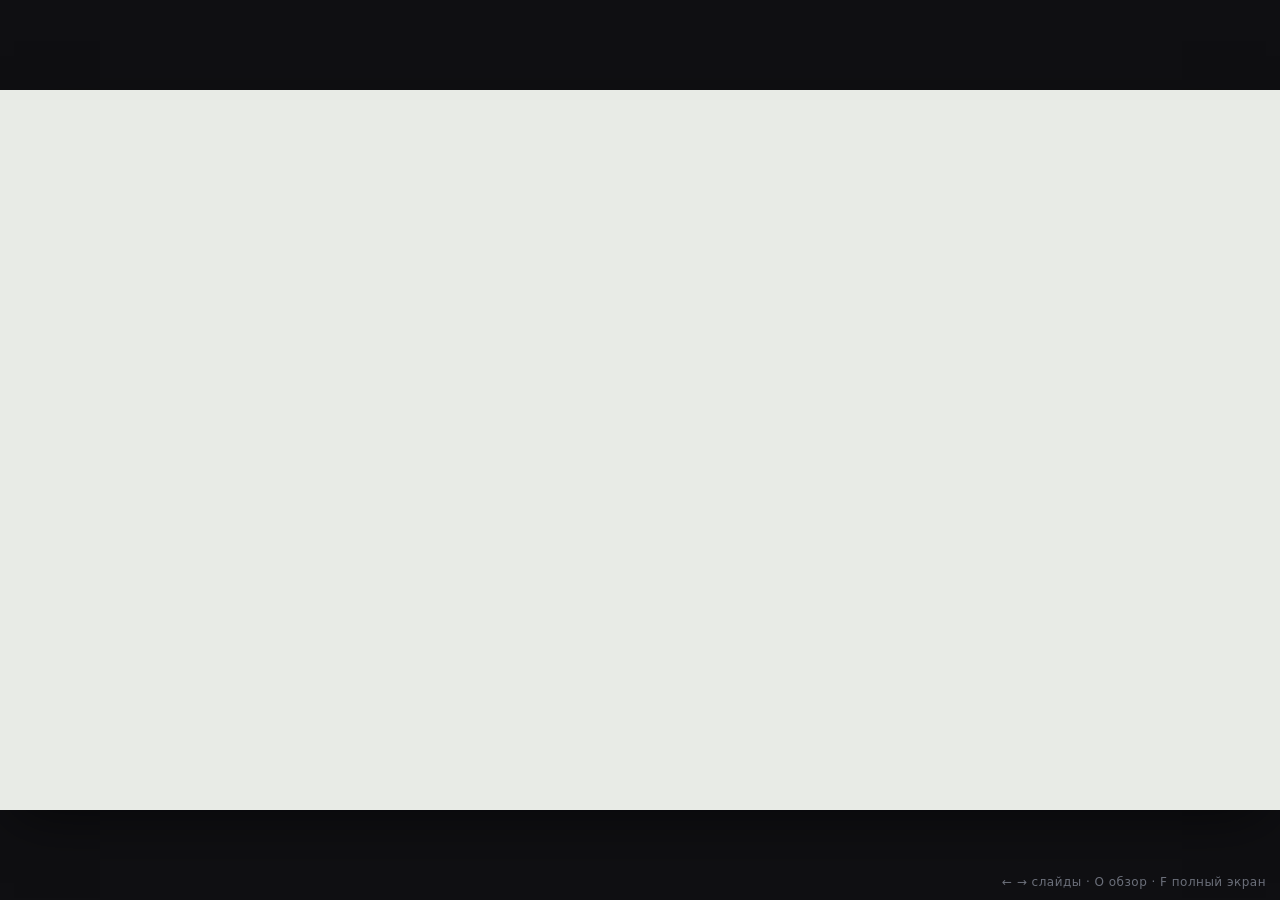
<file: src/deck.tpl.html>
<!doctype html>
<html lang="ru">
<head>
<meta charset="utf-8">
<meta name="viewport" content="width=device-width,initial-scale=1">
<meta name="robots" content="noindex, nofollow, noarchive, nosnippet">
<meta name="referrer" content="no-referrer">
<title>ЗАГОЛОВОК ДЕКИ</title>
<style>
/*FONTS*/

:root{
  /* ТОКЕНЫ: палитра и шрифты берутся из DESIGN.md проекта. Меняется только этот блок,
     остальной CSS на токенах и переезжает на новую тему без правок. */
  --canvas:#E8EBE6; --surface:#FFFFFF; --ink:#0E0F0C; --charcoal:#343632; --slate:#565955; --steel:#5E615C;
  --hair:#D3D8CF; --hair2:#BCC3B6;
  --yel:#9FE870; --yel2:#8AD65C; --yel-l:#E2F6D5; --yel-d:#163300;
  --blue:#163300; --teal:#9FE870; --teal-l:#E2F6D5; --moss:#163300;
  --rose-l:#F8D4D5; --rose-d:#A72027; --coral:#E88A8E; --coral-l:#F8D4D5; --coral-d:#A72027;
  --orange-l:#FFE3CC; --orange-d:#7A3E00; --lav:#DDE7F0; --lav-d:#1F3A52; --ok:#2EAD4B; --dark:#163300;
  --fd:'Onest',system-ui,sans-serif; --ft:'Onest',system-ui,-apple-system,sans-serif; --fm:'Onest',system-ui,sans-serif;
}
*{box-sizing:border-box;margin:0;padding:0}
html,body{height:100%;background:#0F0F12;overflow:hidden}
body{font-family:var(--ft);color:var(--ink);-webkit-font-smoothing:antialiased;text-rendering:optimizeLegibility}
a{color:var(--blue)}

/* сцена 16:9 */
/* поля вокруг кадра подстраиваются под слайд: у тёмных и жёлтых рамка исчезает,
   светлый слайд лежит карточкой на глубоком фоне — белых полос по краям нет */
#stage{position:fixed;inset:0;overflow:hidden;background:var(--edge,#0F0F12);transition:background .3s ease}
#deck{position:absolute;left:50%;top:50%;width:1600px;height:900px;
  transform:translate(-50%,-50%) scale(var(--s,1));transform-origin:center center;
  background:var(--canvas);overflow:hidden;box-shadow:0 24px 70px -18px rgba(0,0,0,.55)}
/* режим снимка (?shot=1): без масштабирования сцены, кадр ровно 1600×900 — для QA и PDF */
html.shot,html.shot body{width:1600px;height:900px;background:#fff}
html.shot #stage{position:static;width:1600px;height:900px;background:#fff}
html.shot #deck{position:relative;left:auto;top:auto;transform:none;box-shadow:none}

/* слайд */
.s{position:absolute;inset:0;z-index:3;padding:58px 84px 54px;opacity:0;visibility:hidden;pointer-events:none;
  display:flex;flex-direction:column;background:var(--canvas)}
.s.live{opacity:1;visibility:visible;pointer-events:auto}
.s.dark{background:var(--dark);color:#fff}
.s.yellow{background:var(--yel)}

.top{display:flex;justify-content:space-between;align-items:center;margin-bottom:28px;flex:none}
.pill{font:500 17px/1 var(--ft);background:var(--ink);color:#fff;border-radius:999px;padding:11px 18px 12px;letter-spacing:.005em}
.dark .pill{background:#fff;color:var(--ink)}
.yellow .pill{background:var(--ink)}
.cnt{font:500 17px/1 var(--ft);color:var(--steel);font-variant-numeric:tabular-nums}
.dark .cnt{color:rgba(255,255,255,.55)}

h1{font:800 54px/1.06 var(--fd);letter-spacing:-.025em;margin:0 0 24px;max-width:1330px}
h1.xl{font-size:66px;line-height:1.04}
h1.md{font-size:42px}
.lead{font:400 27px/1.38 var(--ft);color:var(--charcoal);max-width:1180px;margin-bottom:26px}
.dark .lead{color:rgba(255,255,255,.72)}
.body{flex:1;min-height:0;display:flex;flex-direction:column}
.fill{flex:1;min-height:0}
.row{display:flex;gap:24px;align-items:stretch}
.row>*{min-width:0}
.g2,.g3,.g4,.g5{display:grid;gap:22px}
.g2{grid-template-columns:repeat(2,minmax(0,1fr))}
.g3{grid-template-columns:repeat(3,minmax(0,1fr))}
.g4{grid-template-columns:repeat(4,minmax(0,1fr))}
.g5{grid-template-columns:repeat(5,minmax(0,1fr))}
.g2>*,.g3>*,.g4>*,.g5>*{min-width:0}
.foot{margin-top:auto;padding-top:18px;font:400 18px/1.35 var(--ft);color:var(--steel)}
.foot b{color:var(--slate);font-weight:500}
.dark .foot{color:rgba(255,255,255,.5)}
.hl{background:var(--yel);padding:0 .14em;border-radius:5px;-webkit-box-decoration-break:clone;box-decoration-break:clone;color:var(--ink)}
.mono{font-family:var(--fm);font-weight:500}
b,strong{font-weight:600}

/* стикеры и карточки */
.sticky{border-radius:26px;padding:28px 30px;display:flex;flex-direction:column;gap:12px;min-height:0}
.sticky.tight{padding:22px 26px;gap:9px}
.sticky h4{font:500 24px/1.22 var(--fd);letter-spacing:-.01em}
.sticky p{font:400 21px/1.4 var(--ft);color:var(--charcoal)}
.sticky .big{font:600 62px/1 var(--fd);letter-spacing:-.03em;margin:4px 0 2px}
.sticky .lab{font:500 17px/1.3 var(--ft);color:var(--slate)}
.teal{background:var(--teal-l)} .teal .lab{color:var(--moss)}
.lav{background:var(--lav)} .lav .lab{color:var(--lav-d)}
.yel{background:var(--yel-l)} .yel .lab{color:var(--yel-d)}
.rose{background:var(--rose-l)} .rose .lab{color:var(--rose-d)}
.coral{background:var(--coral-l)} .coral .lab{color:var(--coral-d)}
.orange{background:var(--orange-l)} .orange .lab{color:var(--orange-d)}
.grey{background:var(--surface)}
.gold{background:var(--yel)}
.card{background:var(--surface);border:1px solid var(--hair);border-radius:16px;padding:22px 24px;display:flex;flex-direction:column;gap:10px;min-height:0}
.card h4{font:500 22px/1.25 var(--fd)}
.card p{font:400 20px/1.4 var(--ft);color:var(--charcoal)}
.dark .card{background:#2A2A2E;border-color:#3A3A40;color:#fff}
.dark .card p{color:rgba(255,255,255,.72)}

/* большая цифра */
.stat .n{font:600 82px/1 var(--fd);letter-spacing:-.035em;font-variant-numeric:tabular-nums}
.stat .n small{font-size:.5em;letter-spacing:-.02em}
.stat .l{font:400 21px/1.35 var(--ft);color:var(--slate);margin-top:10px;max-width:34ch}
.dark .stat .l{color:rgba(255,255,255,.62)}
.stat.sm .n{font-size:56px}

/* плитки логотипов */
.tiles{display:flex;flex-wrap:wrap;gap:14px;align-items:flex-start}
.tl{display:flex;flex-direction:column;align-items:center;gap:9px;font:500 16px/1.2 var(--ft);color:var(--slate);text-align:center;width:112px}
.tl.w{width:auto}
.tile{height:86px;min-width:86px;background:#fff;border:1px solid var(--hair);border-radius:18px;display:grid;place-items:center;padding:0 12px}
.tile .ic{width:46px;height:46px;fill:currentColor;display:block}
.tile.word{font:600 21px/1 var(--fd);letter-spacing:-.02em;padding:0 22px;white-space:nowrap}
.tile.sm{height:64px;min-width:64px;border-radius:14px}
.tile.sm .ic{width:34px;height:34px}
.tile.sm.word{font-size:17px;padding:0 16px}
.tile.big{height:120px;min-width:120px;border-radius:26px}
.tile.big .ic{width:66px;height:66px}
.tile.big.word{font-size:28px;padding:0 30px}
.dark .tile{border-color:transparent}

/* иконки-штрихи */
.ui{width:42px;height:42px;fill:none;stroke:currentColor;stroke-width:1.9;stroke-linecap:round;stroke-linejoin:round;flex:none}
.ui.lg{width:56px;height:56px;stroke-width:1.7}
.ui.sm{width:30px;height:30px;stroke-width:2.1}
.ui.xs{width:24px;height:24px;stroke-width:2.2}

/* список «работает / не работает» */
.plist{display:flex;flex-direction:column;gap:12px;margin-top:2px;list-style:none;min-width:0}
.plist li{display:grid;grid-template-columns:24px minmax(0,1fr);gap:14px;align-items:start;min-width:0}
.plist li>div{min-width:0}
.plist b{display:block;font:500 20px/1.26 var(--fd);letter-spacing:-.005em;margin-bottom:3px}
.plist i{display:block;font:400 18px/1.32 var(--ft);font-style:normal;color:var(--charcoal)}

/* окно браузера */
.browser{background:#fff;border:1px solid var(--hair);border-radius:16px;overflow:hidden;box-shadow:rgba(5,0,56,.08) 0 12px 32px -4px;display:flex;flex-direction:column;min-height:0;align-self:center;width:100%}
.browser .bar{height:40px;flex:none;background:var(--surface);border-bottom:1px solid var(--hair);display:flex;align-items:center;gap:8px;padding:0 14px}
.browser .bar i{width:11px;height:11px;border-radius:50%;background:var(--hair2);flex:none}
.browser .url{margin-left:10px;flex:1;height:25px;background:#fff;border:1px solid var(--hair);border-radius:8px;font:500 14px/23px var(--fm);color:var(--slate);padding:0 10px;overflow:hidden;white-space:nowrap;text-overflow:ellipsis}
.browser .shot{flex:none;aspect-ratio:1200/750;overflow:hidden;background:#fff}
.browser .shot img{display:block;width:100%;height:100%;object-fit:contain;object-position:center}

/* пайплайн шагов */
.pipe{display:flex;gap:16px;align-items:stretch;min-height:0}
.pipe .step{flex:1;min-width:0;background:var(--surface);border-radius:22px;padding:24px 26px;display:flex;flex-direction:column;gap:10px}
.pipe .arr{flex:none;width:30px;display:grid;place-items:center;color:var(--hair2)}
.pipe .arr svg{width:22px;height:22px;fill:none;stroke:currentColor;stroke-width:2.4;stroke-linecap:round;stroke-linejoin:round}
.step h4{font:500 23px/1.22 var(--fd)}
.step p{font:400 20px/1.4 var(--ft);color:var(--charcoal)}
.step .hd{display:flex;align-items:center;gap:14px;margin-bottom:4px}
.num{width:44px;height:44px;border-radius:50%;background:var(--ink);color:#fff;font:600 19px/44px var(--fd);text-align:center;flex:none;font-variant-numeric:tabular-nums}
.num.y{background:var(--yel);color:var(--ink)}
.num.w{background:#fff;color:var(--ink)}
.dark .num{background:var(--yel);color:var(--ink)}

/* нумерованная легенда рядом со схемой или макетом */
.legend{display:flex;flex-direction:column;gap:14px}
.legend .li{display:flex;gap:14px;align-items:flex-start}
.legend .li .m{width:32px;height:32px;border-radius:50%;background:var(--ink);color:#fff;font:600 15px/32px var(--fd);text-align:center;flex:none}
.legend .li h5{font:500 21px/1.25 var(--fd);margin-bottom:4px}
.legend .li p{font:400 19px/1.38 var(--ft);color:var(--charcoal)}

/* таблица */
.tbl{display:grid;grid-template-columns:230px minmax(0,1fr) minmax(0,1fr);border-top:2px solid var(--ink)}
.tbl>div{padding:16px 18px;border-bottom:1px solid var(--hair);font:400 21px/1.35 var(--ft);color:var(--charcoal);min-width:0}
.tbl .h{font:500 19px/1.2 var(--ft);color:var(--slate);padding-top:12px;padding-bottom:12px}
.tbl.dense>div{padding-top:11px;padding-bottom:11px}
.tbl .k{font:500 21px/1.3 var(--fd);color:var(--ink);letter-spacing:-.01em}
.tbl .geo{background:var(--rose-l)}

/* чек-лист */
.chk{display:grid;grid-template-columns:repeat(2,minmax(0,1fr));gap:16px 22px}
.ck{display:flex;gap:18px;align-items:flex-start;padding:20px 24px;background:var(--surface);border-radius:18px;min-height:0}
.ck h5{font:500 22px/1.25 var(--fd);margin-bottom:6px}
.ck p{font:400 19px/1.38 var(--ft);color:var(--charcoal)}
.ck .mono{font-size:18px;color:var(--ink);background:#fff;border:1px solid var(--hair);border-radius:6px;padding:1px 7px}

/* словарь */
.kv{display:grid;grid-template-columns:repeat(3,minmax(0,1fr));gap:18px}
.kv .it{background:var(--surface);border-radius:20px;padding:24px 26px;display:flex;flex-direction:column;gap:8px}
.kv .k{font:500 25px/1.2 var(--fd);letter-spacing:-.01em}
.kv .k small{font:500 17px/1.2 var(--fm);color:var(--slate);display:block;margin-top:5px}
.kv .v{font:400 20px/1.4 var(--ft);color:var(--charcoal)}

/* график */
.chart{display:flex;flex-direction:column;gap:12px;min-height:0}
.chart svg{display:block;max-width:100%;height:auto}
.chart .cap{font:400 18px/1.35 var(--ft);color:var(--slate)}
.leg{display:flex;gap:22px;flex-wrap:wrap;font:500 18px/1.2 var(--ft);color:var(--slate)}
.leg i{width:14px;height:14px;border-radius:4px;display:inline-block;margin-right:8px;vertical-align:-2px}
.ax{font:500 15px var(--ft);fill:var(--steel)}
.val{font:600 17px var(--fd);fill:var(--ink)}
.val.w{fill:#fff}

/* запрос-карточка */
.qcard{background:#fff;border:1px solid var(--hair);border-radius:16px;padding:18px 20px;display:flex;flex-direction:column;gap:8px}
.qcard .q{font:500 21px/1.3 var(--fm);color:var(--ink);word-break:break-word}
.qcard .meta{font:400 17px/1.3 var(--ft);color:var(--slate)}

/* разделители */
.divn{font:600 150px/1 var(--fd);letter-spacing:-.045em;color:var(--yel);font-variant-numeric:tabular-nums}
.divt{font:600 62px/1.06 var(--fd);letter-spacing:-.025em;max-width:1000px}
.divs{font:400 26px/1.42 var(--ft);color:rgba(255,255,255,.66);max-width:900px;margin-top:22px}
.divlist{display:flex;flex-direction:column;gap:14px;font:400 23px/1.35 var(--ft);color:rgba(255,255,255,.72)}
.divlist span{padding-left:22px;position:relative}
.divlist span::before{content:"";position:absolute;left:0;top:.55em;width:9px;height:9px;border-radius:50%;background:var(--yel)}

/* обложка */
.cover h1{font-size:96px;line-height:.98;letter-spacing:-.035em;margin:0}
.cover .sub{font:400 30px/1.35 var(--ft);color:var(--charcoal);max-width:760px;margin-top:28px}
.cover .who{margin-top:auto;display:flex;gap:40px;align-items:flex-end}
.cover .who b{font:500 24px/1.3 var(--ft)}
.cover .who span{font:400 20px/1.35 var(--ft);color:var(--slate)}
.stack{position:relative}
.stack .tile{position:absolute;box-shadow:rgba(5,0,56,.10) 0 10px 26px -6px}

/* источники */
.src{display:grid;grid-template-columns:1fr 1fr;gap:0 26px;align-content:start}
.srow{display:grid;grid-template-columns:minmax(0,1fr) auto;gap:3px 16px;padding:9px 0;border-bottom:1px solid var(--hair);align-items:baseline}
.srow .num{width:auto;height:auto;border-radius:0;background:none;color:var(--ink);font:500 18px/1.28 var(--ft);text-align:left}
.srow .lnk{font:500 14px/1.3 var(--fm);color:var(--blue);white-space:nowrap}
.srow .whr{grid-column:1/-1;font:400 15px/1.28 var(--ft);color:var(--steel)}

/* анимация появления — только там, где порядок имеет смысл */
.s.live .r{animation:up .5s cubic-bezier(.22,.75,.2,1) both;animation-delay:calc(var(--i,0)*90ms)}
@keyframes up{from{opacity:0;transform:translateY(12px)}to{opacity:1;transform:none}}

/* переход */
#wipe{position:absolute;inset:0;z-index:20;pointer-events:none;opacity:0;background:var(--yel)}
#wipe.go{animation:sweep .38s cubic-bezier(.62,0,.36,1)}
@keyframes sweep{0%{opacity:1;transform:scaleX(0);transform-origin:left center}48%{opacity:1;transform:scaleX(1);transform-origin:left center}
  52%{opacity:1;transform:scaleX(1);transform-origin:right center}100%{opacity:1;transform:scaleX(0);transform-origin:right center}}
.s.in{animation:slidein .32s cubic-bezier(.22,.75,.2,1)}
@keyframes slidein{0%{opacity:0;transform:translateY(var(--dy,10px))}100%{opacity:1;transform:none}}

/* обзор: миниатюры настоящих слайдов с подписью */
#ov{position:fixed;inset:0;z-index:40;background:#0F0F12;display:none;
  grid-template-columns:repeat(auto-fill,minmax(280px,1fr));gap:22px 20px;padding:34px 34px 44px;overflow:auto;align-content:start}
#ov.on{display:grid}
.ovc{background:none;border:0;padding:0;margin:0;cursor:pointer;display:flex;flex-direction:column;gap:9px;text-align:left;font-family:var(--ft)}
.ovc:focus-visible{outline:none}
.ovf{position:relative;width:100%;aspect-ratio:16/9;border-radius:10px;overflow:hidden;background:var(--canvas);
  outline:2px solid transparent;outline-offset:2px;transition:outline-color .15s}
.ovc:hover .ovf,.ovc:focus-visible .ovf,.ovc.cur .ovf{outline-color:var(--yel)}
.ovf .mini{position:absolute;left:0;top:0;width:1600px;height:900px;transform-origin:0 0;
  opacity:1!important;visibility:visible!important;pointer-events:none;animation:none!important}
.ovf .mini *{animation:none!important}
.ovcap{display:flex;gap:9px;align-items:baseline;min-width:0}
.ovcap .n{font:500 12px/1.3 var(--fm);color:#6B6F7A;font-variant-numeric:tabular-nums;flex:none}
.ovcap .t{font:400 14px/1.3 var(--ft);color:rgba(255,255,255,.86);overflow:hidden;text-overflow:ellipsis;white-space:nowrap}
.ovc.cur .ovcap .t{color:var(--yel)}
#help{position:fixed;right:14px;bottom:11px;z-index:30;font:500 12px var(--ft);color:#6B6F7A;letter-spacing:.04em;transition:opacity .5s;pointer-events:none}
#help.hide{opacity:0}
:focus-visible{outline:2px solid var(--blue);outline-offset:3px}
@media (prefers-reduced-motion:reduce){#wipe.go,.s.in{animation:none}.s.live .r{animation:none;opacity:1;transform:none}#stage{transition:none}}

/* печать */
@media print{
  @page{size:1600px 900px;margin:0}
  #stage{background:#fff!important}
  #deck{box-shadow:none!important}
  html,body{overflow:visible;height:auto;background:#fff}
  #stage{position:static;display:block}
  #deck{position:static;left:auto;top:auto;transform:none;width:1600px;height:auto;overflow:visible}
  #help,#ov,#wipe{display:none!important}
  .s{position:relative;inset:auto;width:1600px;height:900px;opacity:1!important;visibility:visible!important;page-break-after:always;break-after:page}
  .s:last-of-type{page-break-after:auto;break-after:auto}
  .s .r{opacity:1!important;transform:none!important;animation:none!important}
}

/* ═══ тема «без банков»: вердикты и сцена касс ═══ */
.vd{display:inline-flex;align-items:center;gap:8px;border-radius:999px;padding:8px 16px 9px;font:600 19px/1.1 var(--ft);white-space:nowrap}
.vd.vcash{background:var(--orange-l);color:var(--orange-d)}
.vd.vbank{background:#fff;color:var(--ink);box-shadow:inset 0 0 0 1.5px var(--hair2)}
.vd.vcard{background:var(--yel);color:var(--yel-d)}
.vd.vno{background:var(--coral-l);color:var(--coral-d)}
.vd i{width:10px;height:10px;border-radius:50%;background:currentColor;flex:none}
.day{display:grid;grid-template-columns:minmax(0,.9fr) minmax(0,1.5fr) 270px;border-top:2px solid var(--ink)}
.day>div{padding:11px 16px;border-bottom:1px solid var(--hair2);font:400 20px/1.32 var(--ft);color:var(--charcoal);min-width:0;display:flex;align-items:center}
.day .h{font:500 18px/1.2 var(--ft);color:var(--slate);padding-top:10px;padding-bottom:10px}
.day .k{font:700 22px/1.2 var(--fd);color:var(--ink);gap:12px}
.day .k .ui{width:28px;height:28px;flex:none}
.lanes{display:flex;gap:16px;align-items:flex-end}
.lane{flex:1;min-width:0;display:flex;flex-direction:column;align-items:center;gap:12px}
.queue{display:flex;flex-direction:column;align-items:center;gap:8px}
.person{width:48px;height:48px;border-radius:50%;background:var(--orange-d);display:grid;place-items:center}
.person .ui{width:28px;height:28px;stroke:#fff}
.person.free{background:transparent;box-shadow:inset 0 0 0 2px var(--hair2)}
.till{width:100%;height:150px;border-radius:20px;display:flex;flex-direction:column;align-items:center;justify-content:center;gap:8px;padding:0 8px;text-align:center;font:600 18px/1.2 var(--ft)}
.till .ui{width:34px;height:34px}
.till.cash{background:var(--orange-l);color:var(--orange-d)}
.till.self{background:var(--yel);color:var(--yel-d)}
.facts{display:flex;flex-direction:column;gap:20px;min-width:0}
.facts .fi{display:grid;grid-template-columns:30px minmax(0,1fr);gap:16px;align-items:start;min-width:0}
.facts .fi>div{min-width:0}
.facts b{display:block;font:700 24px/1.2 var(--fd);color:var(--ink);margin-bottom:4px}
.facts i{display:block;font:400 20px/1.36 var(--ft);font-style:normal;color:var(--charcoal)}
.lane .cap{font:500 17px/1.25 var(--ft);color:var(--slate);text-align:center}
</style>
</head>
<body>
<div id="stage"><div id="deck"><!--SPRITE--><div id="wipe"></div><!--SLIDES--></div></div>
<div id="ov" role="dialog" aria-label="Все слайды" aria-modal="true"></div>
<div id="help">← → слайды · O обзор · F полный экран</div>
<script>
(function(){
  'use strict';
  var deck=document.getElementById('deck'), stage=document.getElementById('stage'), slides=[].slice.call(deck.querySelectorAll('.s')), wipe=document.getElementById('wipe'),
      ov=document.getElementById('ov'), help=document.getElementById('help'), cur=0, total=slides.length,
      reduce=window.matchMedia('(prefers-reduced-motion:reduce)').matches;
  var shot=location.search.indexOf('shot')>=0; if(shot) document.documentElement.classList.add('shot');
  function fit(){ if(shot) return; deck.style.setProperty('--s', Math.min(window.innerWidth/1600, window.innerHeight/900)); }
  window.addEventListener('resize',function(){ fit(); if(ov.classList.contains('on')) scaleOv(); },{passive:true}); fit();
  function show(n,dir){
    n=Math.max(0,Math.min(total-1,n));
    if(n===cur && slides[cur].classList.contains('live')) return;
    slides[cur].classList.remove('live','in'); cur=n;
    var el=slides[cur]; el.classList.add('live');
    if(!reduce){ el.style.setProperty('--dy',(dir<0?-10:10)+'px'); void el.offsetWidth; el.classList.add('in');
      wipe.classList.remove('go'); void wipe.offsetWidth; wipe.classList.add('go'); }
    stage.style.setProperty('--edge', el.classList.contains('dark') ? '#1C1C1E' : el.classList.contains('yellow') ? '#FFD02F' : '#0F0F12');
    var rs=el.querySelectorAll('.r'), i; for(i=0;i<rs.length;i++) rs[i].style.animation='none'; void el.offsetWidth; for(i=0;i<rs.length;i++) rs[i].style.animation='';
    if(ov.classList.contains('on')) syncOv();
    try{ history.replaceState(null,'','#'+(cur+1)); }catch(e){}
  }
  var next=function(){ show(cur+1,1); }, prev=function(){ show(cur-1,-1); };
  var ovBuilt=false;
  function scaleOv(){ var fs=ov.querySelectorAll('.ovf'); for(var i=0;i<fs.length;i++){
      var m=fs[i].firstChild; if(m) m.style.transform='scale('+(fs[i].clientWidth/1600)+')'; } }
  function buildOv(){
    if(ovBuilt){ scaleOv(); return; }
    ov.innerHTML='';
    slides.forEach(function(s,i){
      var b=document.createElement('button'); b.className='ovc'+(i===cur?' cur':'');
      b.setAttribute('aria-label','Слайд '+(i+1)+': '+(s.getAttribute('data-t')||''));
      var f=document.createElement('div'); f.className='ovf';
      /* миниатюра — копия настоящего слайда, уменьшенная transform-ом */
      var m=s.cloneNode(true); m.className=s.className.replace(/\blive\b|\bin\b/g,'')+' mini'; m.removeAttribute('data-t');
      f.appendChild(m);
      var cap=document.createElement('div'); cap.className='ovcap';
      var n=document.createElement('span'); n.className='n'; n.textContent=String(i+1).padStart(2,'0');
      var tt=document.createElement('span'); tt.className='t'; tt.textContent=s.getAttribute('data-t')||'';
      cap.appendChild(n); cap.appendChild(tt);
      b.appendChild(f); b.appendChild(cap);
      b.addEventListener('click',function(){ toggleOv(false); show(i, i>cur?1:-1); });
      ov.appendChild(b);
    });
    ovBuilt=true; scaleOv();
  }
  function syncOv(){ for(var i=0;i<ov.children.length;i++) ov.children[i].classList.toggle('cur', i===cur); }
  function toggleOv(on){ var want=(on===undefined)?!ov.classList.contains('on'):on; ov.classList.toggle('on',want);
    if(want){ buildOv(); syncOv(); var c=ov.querySelector('.cur'); if(c){ c.focus(); c.scrollIntoView({block:'center'}); } } }
  document.addEventListener('keydown',function(e){
    if(e.metaKey||e.ctrlKey||e.altKey) return; var k=e.key;
    if(ov.classList.contains('on')){ if(k==='Escape'||k==='o'||k==='O'||k==='щ'||k==='Щ'){ e.preventDefault(); toggleOv(false); } return; }
    if(k==='ArrowRight'||k==='PageDown'||k===' '||k==='Enter'||k==='ArrowDown'){ e.preventDefault(); next(); }
    else if(k==='ArrowLeft'||k==='PageUp'||k==='ArrowUp'||k==='Backspace'){ e.preventDefault(); prev(); }
    else if(k==='Home'){ e.preventDefault(); show(0,-1); } else if(k==='End'){ e.preventDefault(); show(total-1,1); }
    else if(k==='o'||k==='O'||k==='щ'||k==='Щ'){ e.preventDefault(); toggleOv(); }
    else if(k==='f'||k==='F'||k==='а'||k==='А'){ e.preventDefault(); if(document.fullscreenElement) document.exitFullscreen(); else document.documentElement.requestFullscreen(); }
  });
  document.getElementById('stage').addEventListener('click',function(e){ if(ov.classList.contains('on')) return; (e.clientX < window.innerWidth*0.24) ? prev() : next(); });
  var tx=0,ty=0;
  document.addEventListener('touchstart',function(e){ tx=e.changedTouches[0].clientX; ty=e.changedTouches[0].clientY; },{passive:true});
  document.addEventListener('touchend',function(e){ var dx=e.changedTouches[0].clientX-tx, dy=e.changedTouches[0].clientY-ty; if(Math.abs(dx)>52 && Math.abs(dx)>Math.abs(dy)) (dx<0?next:prev)(); },{passive:true});
  setTimeout(function(){ help.classList.add('hide'); },5200);
  slides.forEach(function(s,i){ var m=s.querySelector('.cnt'); if(m) m.textContent=String(i+1).padStart(2,'0')+' / '+String(total).padStart(2,'0'); });
  /* режим проверки вёрстки: ?qa=1 — результат в title, читает src/qa.py */
  if(location.search.indexOf('qa')>=0){
    /* классы-контейнеры, из которых содержимое не должно вылезать.
       Добавляя свой компонент под тему, впишите его класс сюда. */
    var PARENTS=['till','lane','vd','card','sticky','tile','browser','step','stat','ck','it','qcard','legend','plist','box','srow'];
    window.__qa=function(idx){
      show(idx-1,1);
      var el=slides[idx-1], dk=deck.getBoundingClientRect(), bad=[];
      function box(n){ return n.getBoundingClientRect(); }
      var nodes=el.querySelectorAll('*');
      for(var i=0;i<nodes.length;i++){
        var n=nodes[i], isSvg=(n instanceof SVGElement);
        var nm=(typeof n.className==='string'&&n.className)?n.className:n.tagName;
        var b=box(n); if(b.width===0||b.height===0) continue;
        var st=getComputedStyle(n); if(st.visibility==='hidden'||st.opacity==='0') continue;
        if(n.scrollHeight-n.clientHeight>2 && st.overflow!=='visible' && n.clientHeight>0 && !n.classList.contains('shot'))
          bad.push('обрезан текст: '+nm+' +'+(n.scrollHeight-n.clientHeight)+'px');
        if(n.scrollWidth-n.clientWidth>2 && st.overflow!=='visible' && n.clientWidth>0)
          bad.push('обрезан текст по ширине: '+nm+' +'+(n.scrollWidth-n.clientWidth)+'px');
        if(!isSvg&&(b.left<dk.left-1||b.right>dk.right+1||b.top<dk.top-1||b.bottom>dk.bottom+1)) bad.push('за кадром: '+nm);
        var p=n.parentElement;
        if(p&&p!==el){ var ps=getComputedStyle(p), hit=false; for(var j=0;j<PARENTS.length;j++) if(p.classList.contains(PARENTS[j])) hit=true;
          if(ps.overflow==='visible'&&hit){ var pb=box(p);
            if(b.top<pb.top-1||b.bottom>pb.bottom+1||b.left<pb.left-1||b.right>pb.right+1) bad.push('вне карточки: '+nm+' в .'+(String(p.className).split(' ')[0])); } }
      }
      /* текст, вылезший из ячейки таблицы: у ячеек overflow видимый, поэтому обрезка его не ловит */
      /* строки таблицы за её границами: при align-content:center лишнее уходит и вверх, scrollHeight это не видит */
      var tbls=el.querySelectorAll('.tbl');
      for(var z=0;z<tbls.length;z++){ var T=box(tbls[z]), ch=tbls[z].children, lo=1e9, hi=-1e9;
        for(var y=0;y<ch.length;y++){ var R=box(ch[y]); if(R.height===0) continue; lo=Math.min(lo,R.top); hi=Math.max(hi,R.bottom); }
        var over=Math.max(tbls[z].scrollHeight-tbls[z].clientHeight, T.top-lo, hi-T.bottom);
        if(over>2) bad.push('таблица не помещается: строк больше, чем влезает, +'+Math.round(over)+'px'); }
      /* тело слайда наезжает на заголовок */
      var h1=el.querySelector(':scope > h1');
      if(h1){ var HB=box(h1), inb=el.querySelectorAll('.body *');
        for(var w=0;w<inb.length;w++){ var R2=box(inb[w]); if(R2.width===0||R2.height===0) continue;
          if(R2.top<HB.bottom-2&&R2.bottom>HB.top+2&&R2.left<HB.right-2&&R2.right>HB.left+2){
            bad.push('наезжает на заголовок: '+((typeof inb[w].className==='string'&&inb[w].className)||inb[w].tagName)); break; } } }
      var cells=el.querySelectorAll('.tbl > *');
      for(var q=0;q<cells.length;q++){ var cl=cells[q];
        if(cl.scrollWidth-cl.clientWidth>2) bad.push('вылезает из ячейки: «'+(cl.textContent||'').trim().slice(0,30)+'» +'+(cl.scrollWidth-cl.clientWidth)+'px'); }
      /* наложения между соседними блоками первого уровня тела слайда */
      var kids=el.querySelectorAll('.body > *, .g2 > *, .g3 > *, .g4 > *, .row > *, .pipe > .step, .chk > .ck');
      for(var a=0;a<kids.length;a++) for(var c=a+1;c<kids.length;c++){
        if(kids[a].contains(kids[c])||kids[c].contains(kids[a])) continue;
        var A=box(kids[a]), B=box(kids[c]);
        var ox=Math.min(A.right,B.right)-Math.max(A.left,B.left), oy=Math.min(A.bottom,B.bottom)-Math.max(A.top,B.top);
        if(ox>4&&oy>4&&A.width>0&&B.width>0) bad.push('наложение: '+(kids[a].className||kids[a].tagName)+' × '+(kids[c].className||kids[c].tagName));
      }
      return bad;
    };
    window.__qaAll=function(){ var out={}; for(var i=1;i<=slides.length;i++){ var r=window.__qa(i); if(r.length) out[i]=r; } document.title='QA:'+JSON.stringify(out); return out; };
    setTimeout(function(){ window.__qaAll(); }, 900);
  }
  var start=parseInt((location.hash||'#1').slice(1),10); show(isNaN(start)?0:start-1, 1);
})();
</script>
</body>
</html>
</file>
